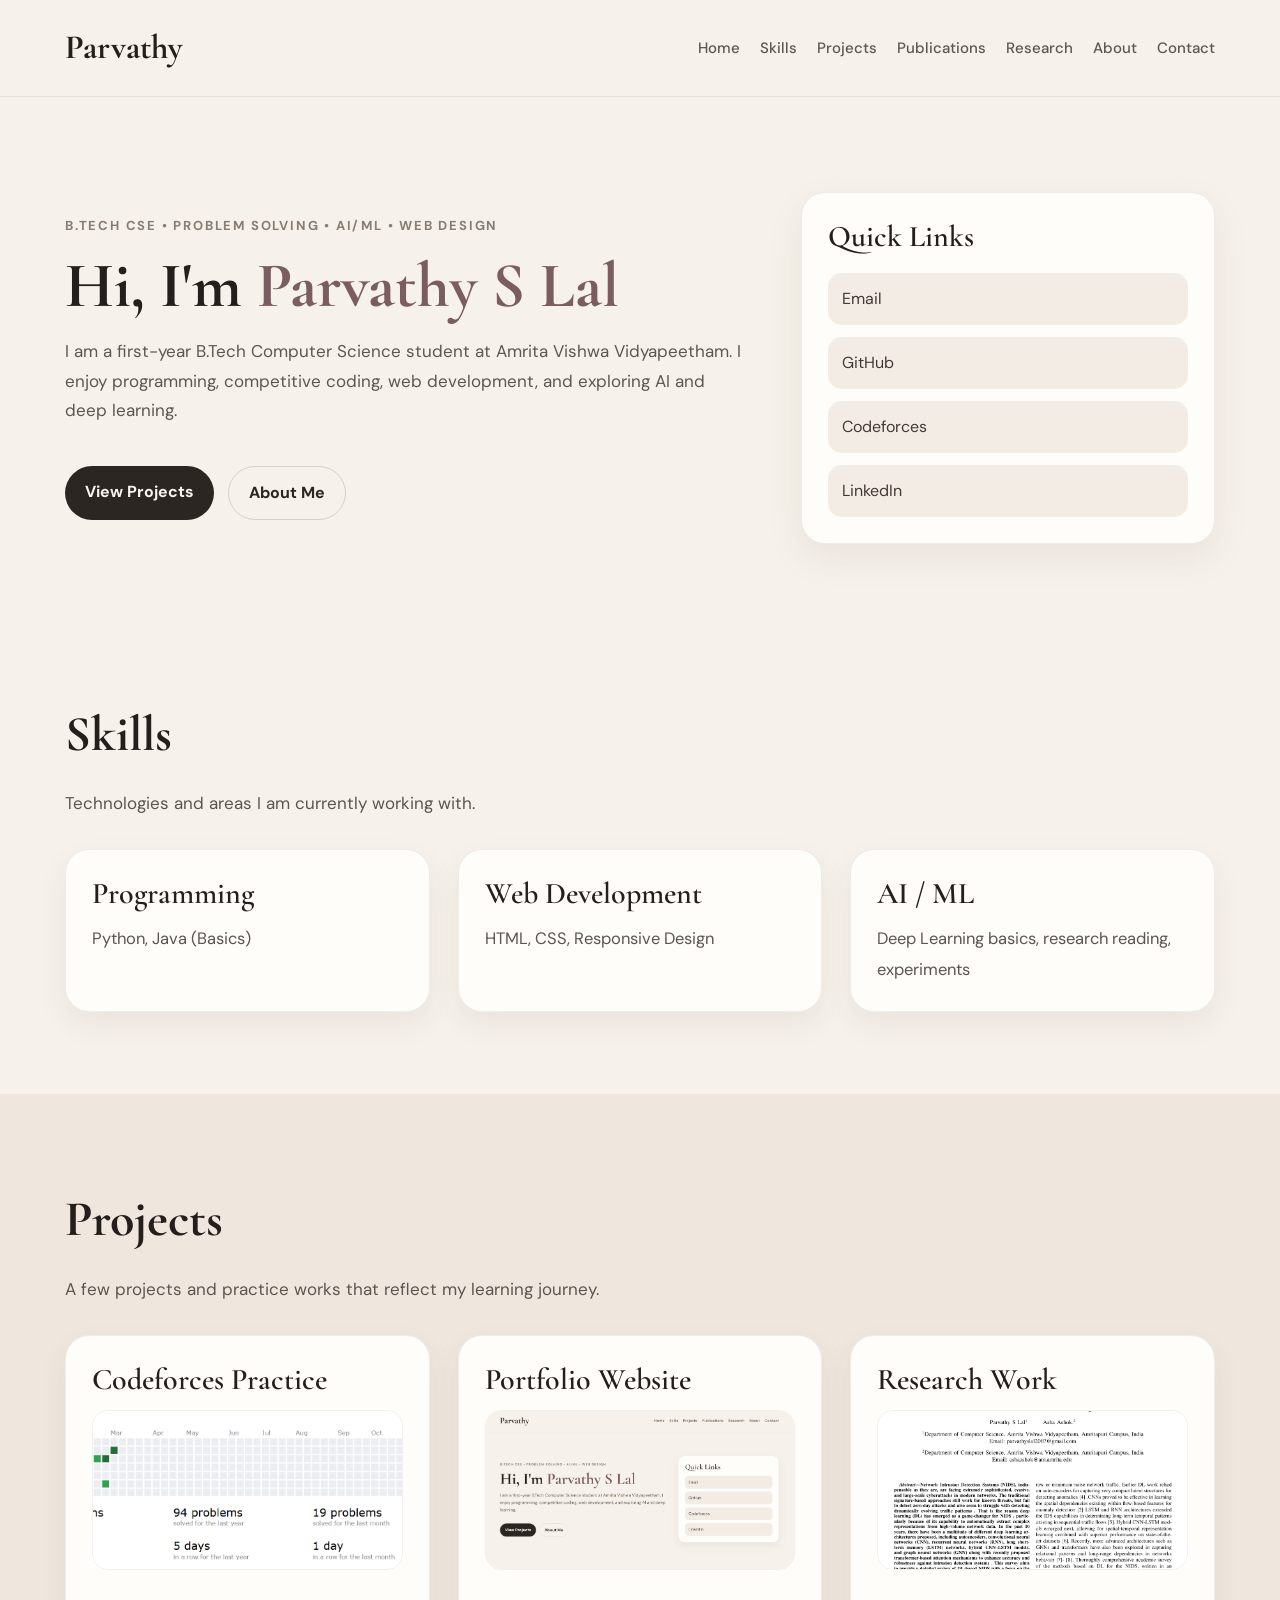
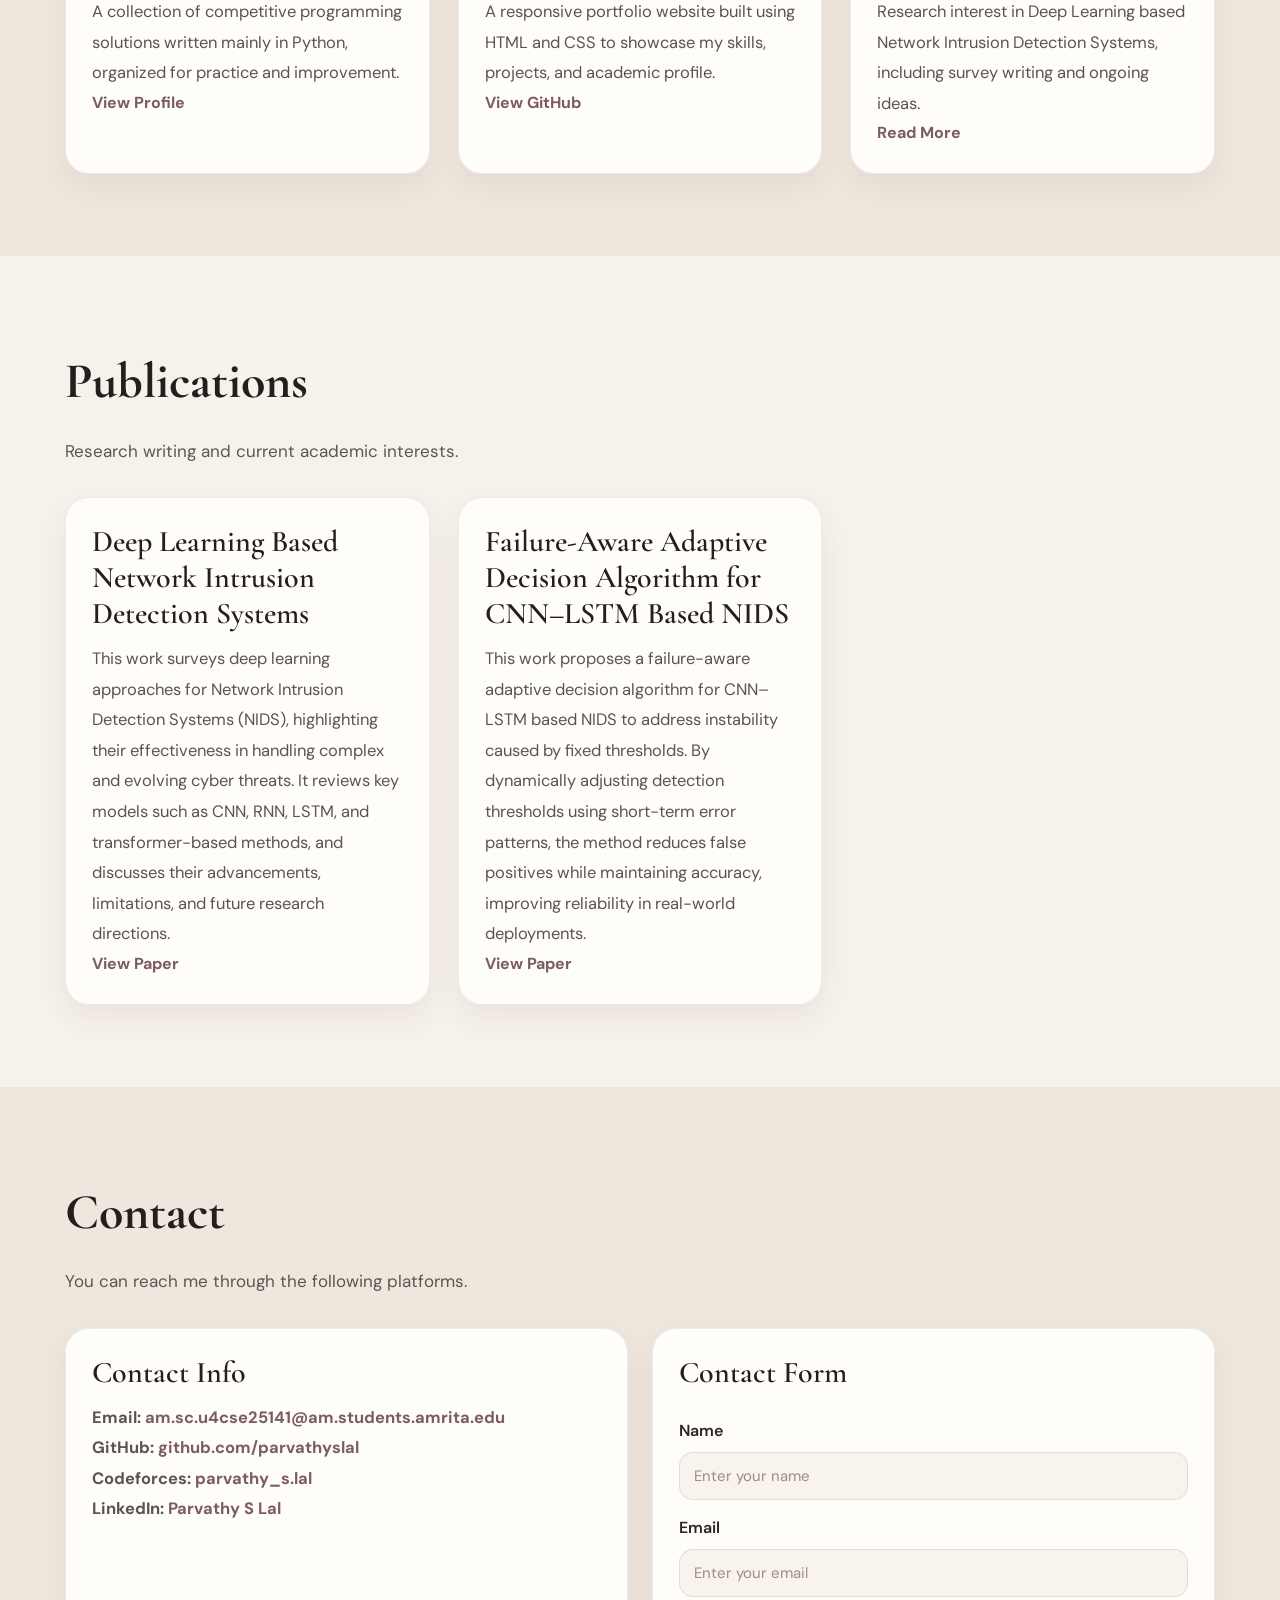
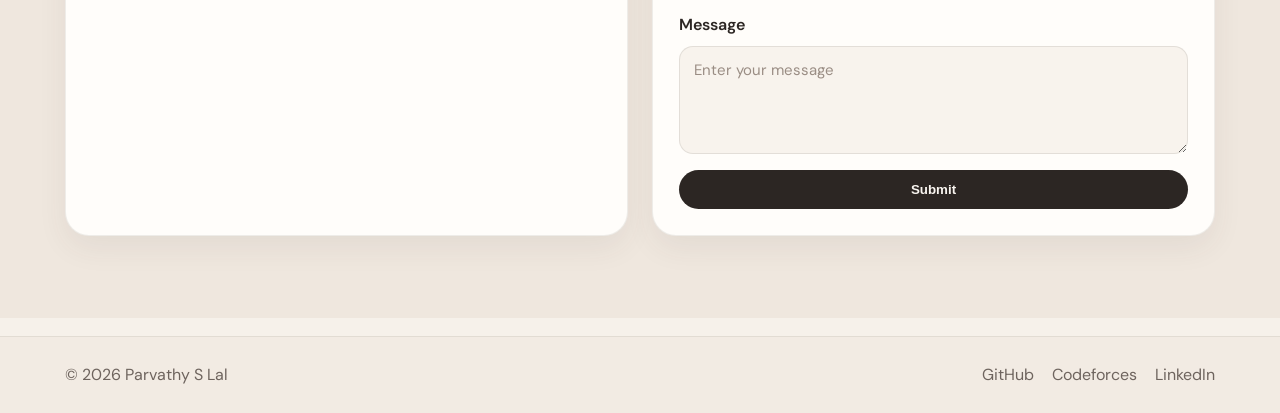
<file: index.html>
<!DOCTYPE html>
<html lang="en">
<head>
  <meta charset="UTF-8" />
  <meta name="viewport" content="width=device-width, initial-scale=1.0" />
  <title>Parvathy S Lal | Portfolio</title>

  <link rel="preconnect" href="https://fonts.googleapis.com">
<link rel="preconnect" href="https://fonts.gstatic.com" crossorigin>
<link href="https://fonts.googleapis.com/css2?family=Cormorant+Garamond:wght@600;700&family=DM+Sans:wght@400;500;700&display=swap" rel="stylesheet">

  <link rel="stylesheet" href="style.css" />
</head>
<body>

  <header class="header">
    <div class="container nav">
      <a href="#home" class="logo">Parvathy</a>

      <nav class="menu">
  <a href="#home">Home</a>
  <a href="#skills">Skills</a>
  <a href="#projects">Projects</a>
  <a href="#publications">Publications</a>
  <a href="research.html">Research</a>
  <a href="about.html">About</a>
  <a href="#contact">Contact</a>
</nav>
    </div>
  </header>

  <section id="home" class="hero">
    <div class="container hero-grid">
      <div class="hero-text">
        <p class="tagline">B.Tech CSE • Problem Solving • AI/ML • Web Design</p>
        <h1>Hi, I'm <span>Parvathy S Lal</span></h1>
        <p class="intro">
          I am a first-year B.Tech Computer Science student at Amrita Vishwa Vidyapeetham.
          I enjoy programming, competitive coding, web development, and exploring AI and deep learning.
        </p>

        <div class="hero-buttons">
          <a href="#projects" class="btn">View Projects</a>
          <a href="about.html" class="btn btn-outline">About Me</a>
        </div>
      </div>

      <div class="hero-card">
        <h3>Quick Links</h3>
        <div class="quick-links">
          <a href="mailto:am.sc.u4cse25141@am.students.amrita.edu">Email</a>
          <a href="https://github.com/parvathyslal" target="_blank">GitHub</a>
          <a href="https://codeforces.com/profile/parvathy_s.lal" target="_blank">Codeforces</a>
          <a href="https://www.linkedin.com/in/parvathy-s-lal-276150366" target="_blank">LinkedIn</a>
        </div>
      </div>
    </div>
  </section>

  <section id="skills" class="section">
    <div class="container">
      <h2>Skills</h2>
      <p class="section-text">Technologies and areas I am currently working with.</p>

      <div class="cards">
        <div class="card">
          <h3>Programming</h3>
          <p>Python, Java (Basics)</p>
        </div>

        <div class="card">
          <h3>Web Development</h3>
          <p>HTML, CSS, Responsive Design</p>
        </div>

        <div class="card">
          <h3>AI / ML</h3>
          <p>Deep Learning basics, research reading, experiments</p>
        </div>
      </div>
    </div>
  </section>

  <section id="projects" class="section alt-bg">
    <div class="container">
      <h2>Projects</h2>
      <p class="section-text">A few projects and practice works that reflect my learning journey.</p>

      <div class="cards">
        <div class="card">
          <h3>Codeforces Practice</h3>
          <img src="images/codeforces.png" class="card-img">
          <p>
            A collection of competitive programming solutions written mainly in Python,
            organized for practice and improvement.
          </p>
          <a href="https://codeforces.com/profile/parvathy_s.lal" target="_blank" class="text-link">View Profile</a>
        </div>

        <div class="card">
          <h3>Portfolio Website</h3>
          <img src="images/portfolio.png" class="card-img">
          <p>
            A responsive portfolio website built using HTML and CSS to showcase my skills,
            projects, and academic profile.
          </p>
          <a href="https://github.com/parvathyslal" target="_blank" class="text-link">View GitHub</a>
        </div>

        <div class="card">
          <h3>Research Work</h3>
          <img src="images/research.png" class="card-img">
          <p>
            Research interest in Deep Learning based Network Intrusion Detection Systems,
            including survey writing and ongoing ideas.
          </p>
          <a href="research.html" class="text-link">Read More</a>
        </div>
      </div>
    </div>
  </section>

  <section id="publications" class="section">
  <div class="container">
    <h2>Publications</h2>
    <p class="section-text">Research writing and current academic interests.</p>

    <div class="cards">

      <!-- Paper 1 -->
      <div class="card">
        <h3>Deep Learning Based Network Intrusion Detection Systems</h3>
        <p>
          This work surveys deep learning approaches for Network Intrusion Detection Systems (NIDS), 
          highlighting their effectiveness in handling complex and evolving cyber threats. 
          It reviews key models such as CNN, RNN, LSTM, and transformer-based methods,
          and discusses their advancements, limitations, and future research directions.
        </p>

        <a href="https://parvathyslal.github.io/portfolio/papers/paper1.pdf" target="_blank" class="text-link">
  View Paper
</a>
      </div>

      <!-- Paper 2 -->
      <div class="card">
        <h3>Failure-Aware Adaptive Decision Algorithm for CNN–LSTM Based NIDS</h3>
        <p>
          This work proposes a failure-aware adaptive decision algorithm for CNN–LSTM based NIDS
           to address instability caused by fixed thresholds. By dynamically adjusting detection
           thresholds using short-term error patterns, the method reduces false positives while
           maintaining accuracy, improving reliability in real-world deployments.
        </p>

        <a href="https://parvathyslal.github.io/portfolio/papers/paper2.pdf" target="_blank" class="text-link">
  View Paper
</a>
      </div>

    </div>
  </div>
</section>

  <section id="contact" class="section alt-bg">
  <div class="container">
    <h2>Contact</h2>
    <p class="section-text">You can reach me through the following platforms.</p>

    <div class="contact-grid">

      <!-- LEFT: CONTACT INFO -->
      <div class="card">
        <h3>Contact Info</h3>

        <p><strong>Email:</strong>
          <a href="mailto:am.sc.u4cse25141@am.students.amrita.edu" class="text-link">
            am.sc.u4cse25141@am.students.amrita.edu
          </a>
        </p>

        <p><strong>GitHub:</strong>
          <a href="https://github.com/parvathyslal" target="_blank" class="text-link">
            github.com/parvathyslal
          </a>
        </p>

        <p><strong>Codeforces:</strong>
          <a href="https://codeforces.com/profile/parvathy_s.lal" target="_blank" class="text-link">
            parvathy_s.lal
          </a>
        </p>

        <p><strong>LinkedIn:</strong>
          <a href="https://www.linkedin.com/in/parvathy-s-lal-276150366" target="_blank" class="text-link">
            Parvathy S Lal
          </a>
        </p>

      </div>

      <!-- RIGHT: CONTACT FORM -->
      <div class="card">
        <h3>Contact Form</h3>

        <form>
          <label for="name">Name</label>
          <input type="text" id="name" placeholder="Enter your name">

          <label for="email">Email</label>
          <input type="email" id="email" placeholder="Enter your email">

          <label for="message">Message</label>
          <textarea id="message" rows="4" placeholder="Enter your message"></textarea>

          <button type="submit" class="btn">Submit</button>
        </form>

      </div>

    </div>
  </div>
</section>

  <footer class="footer">
    <div class="container footer-content">
      <p>© 2026 Parvathy S Lal</p>
      <div class="footer-links">
        <a href="https://github.com/parvathyslal" target="_blank">GitHub</a>
        <a href="https://codeforces.com/profile/parvathy_s.lal" target="_blank">Codeforces</a>
        <a href="https://www.linkedin.com/in/parvathy-s-lal-276150366" target="_blank">LinkedIn</a>
      </div>
    </div>
  </footer>

</body>
</html>
</file>
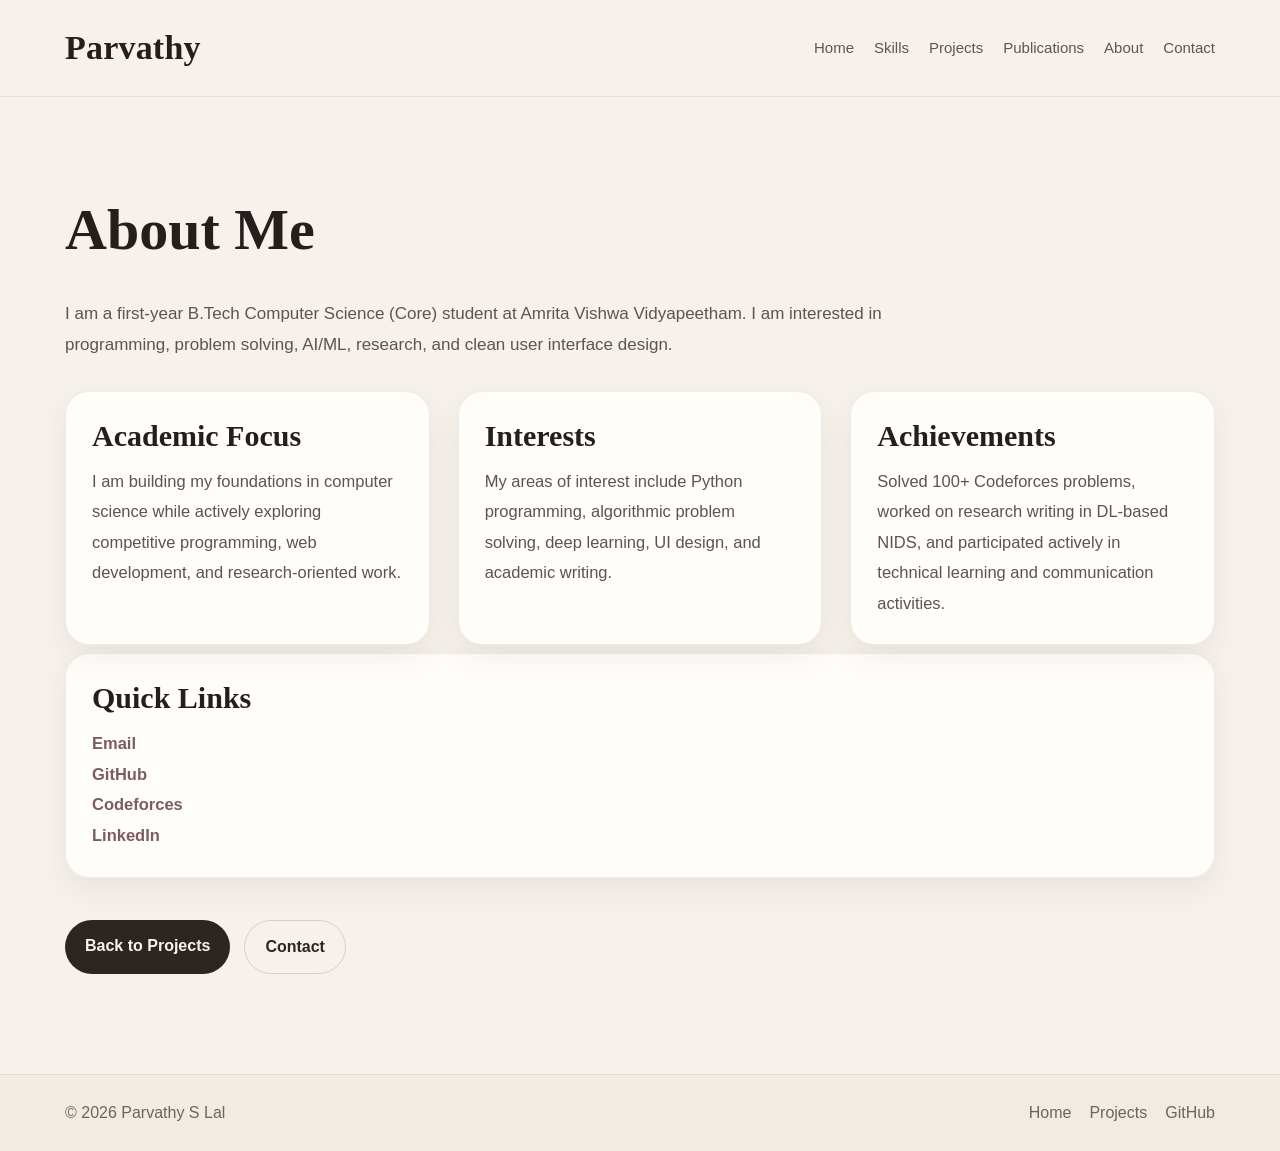
<file: about.html>
<!DOCTYPE html>
<html lang="en">
<head>
  <meta charset="UTF-8" />
  <meta name="viewport" content="width=device-width, initial-scale=1.0" />
  <title>About | Parvathy S Lal</title>

  <link rel="preconnect" href="https://fonts.googleapis.com">
  <link rel="preconnect" href="https://fonts.gstatic.com" crossorigin>
  <link href="https://fonts.googleapis.com/css2?family=Inter:wght@400;500;600;700;800&display=swap" rel="stylesheet">

  <link rel="stylesheet" href="style.css" />
</head>
<body>

  <header class="header">
    <div class="container nav">
      <a href="index.html#home" class="logo">Parvathy</a>

      <nav class="menu">
        <a href="index.html#home">Home</a>
        <a href="index.html#skills">Skills</a>
        <a href="index.html#projects">Projects</a>
        <a href="index.html#publications">Publications</a>
        <a href="about.html">About</a>
        <a href="index.html#contact">Contact</a>
      </nav>
    </div>
  </header>

  <section class="section">
    <div class="container">
      <h1 class="page-title">About Me</h1>
      <p class="section-text">
        I am a first-year B.Tech Computer Science (Core) student at Amrita Vishwa Vidyapeetham.
        I am interested in programming, problem solving, AI/ML, research, and clean user interface design.
      </p>

      <div class="cards">
        <div class="card">
          <h3>Academic Focus</h3>
          <p>
            I am building my foundations in computer science while actively exploring
            competitive programming, web development, and research-oriented work.
          </p>
        </div>

        <div class="card">
          <h3>Interests</h3>
          <p>
            My areas of interest include Python programming, algorithmic problem solving,
            deep learning, UI design, and academic writing.
          </p>
        </div>

        <div class="card">
          <h3>Achievements</h3>
          <p>
            Solved 100+ Codeforces problems, worked on research writing in DL-based NIDS,
            and participated actively in technical learning and communication activities.
          </p>
        </div>
      </div>

      <div class="card single-card">
        <h3>Quick Links</h3>
        <p><a class="text-link" href="mailto:am.sc.u4cse25141@am.students.amrita.edu">Email</a></p>
        <p><a class="text-link" href="https://github.com/parvathyslal" target="_blank">GitHub</a></p>
        <p><a class="text-link" href="https://codeforces.com/profile/parvathy_s.lal" target="_blank">Codeforces</a></p>
        <p><a class="text-link" href="https://www.linkedin.com/in/parvathy-s-lal-276150366" target="_blank">LinkedIn</a></p>
      </div>

      <div class="about-buttons">
        <a href="index.html#projects" class="btn">Back to Projects</a>
        <a href="index.html#contact" class="btn btn-outline">Contact</a>
      </div>
    </div>
  </section>

  <footer class="footer">
    <div class="container footer-content">
      <p>© 2026 Parvathy S Lal</p>
      <div class="footer-links">
        <a href="index.html#home">Home</a>
        <a href="index.html#projects">Projects</a>
        <a href="https://github.com/parvathyslal" target="_blank">GitHub</a>
      </div>
    </div>
  </footer>

</body>
</html>
</file>
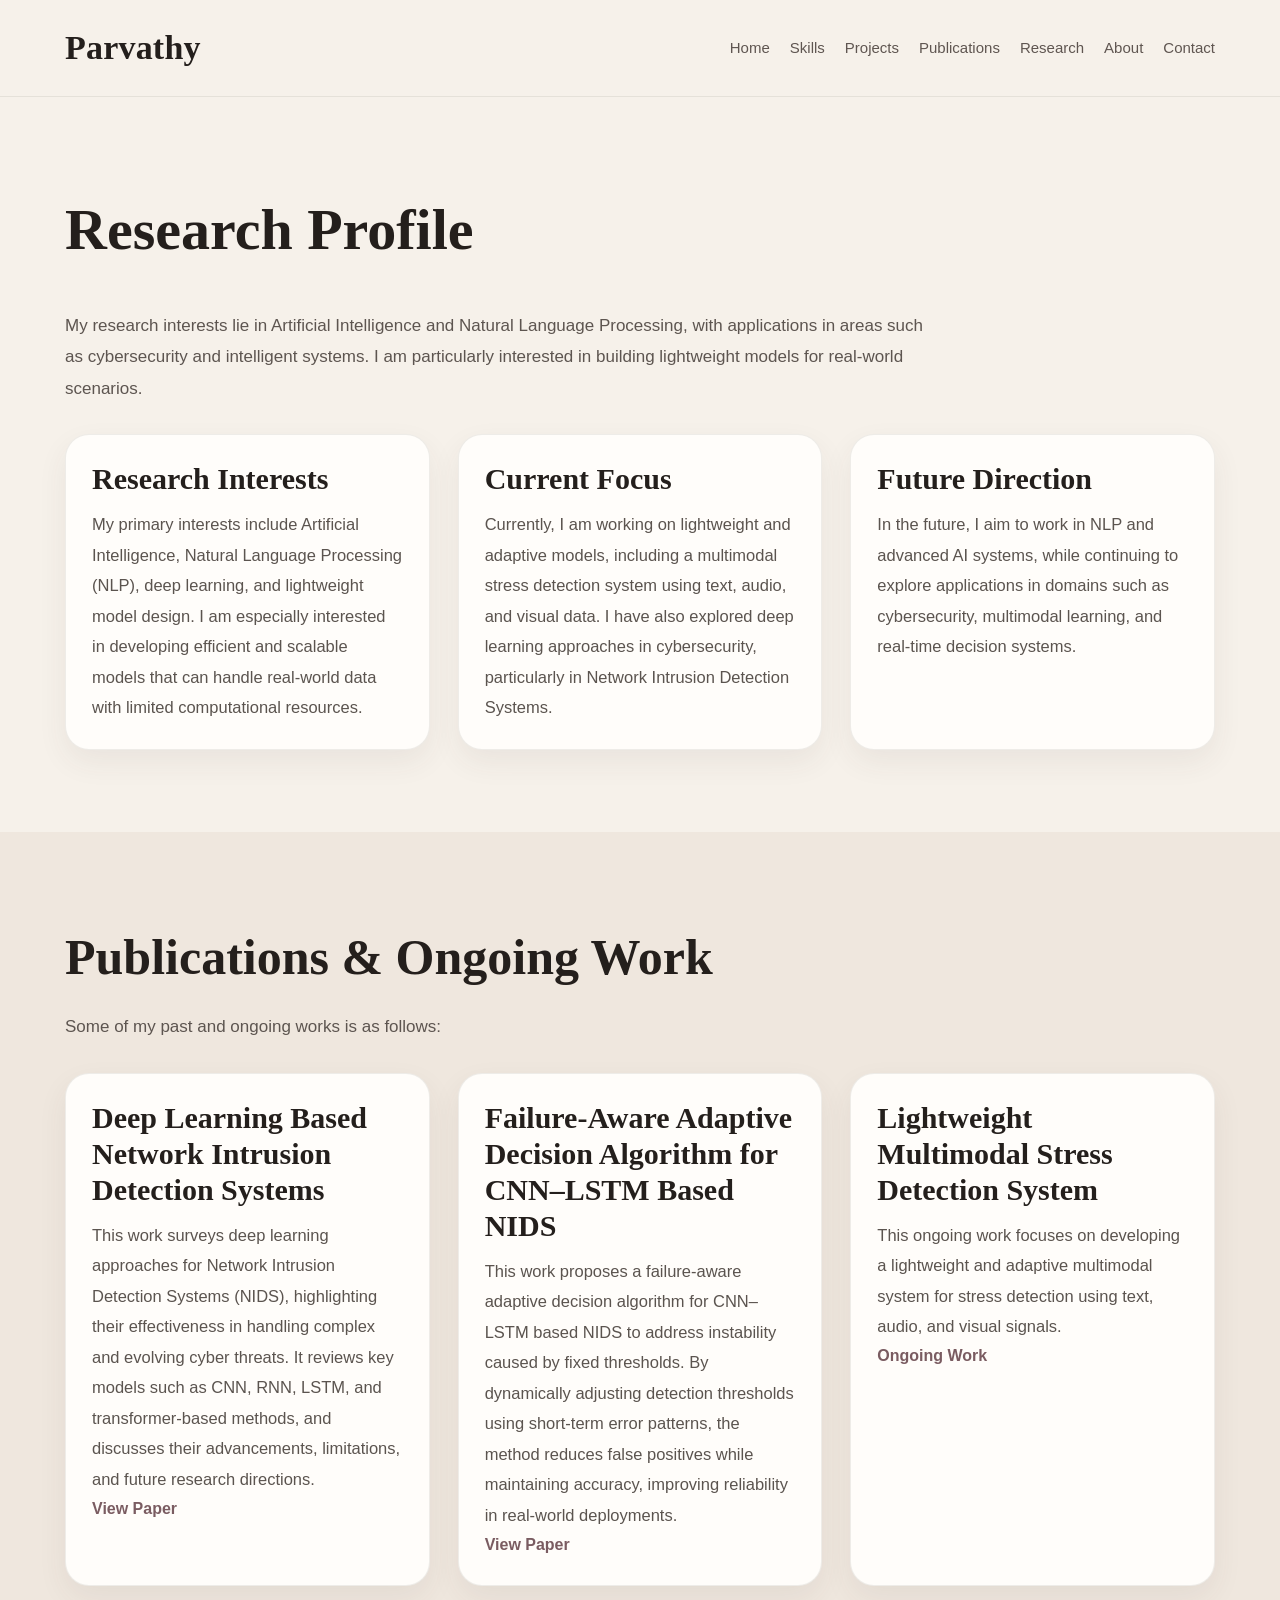
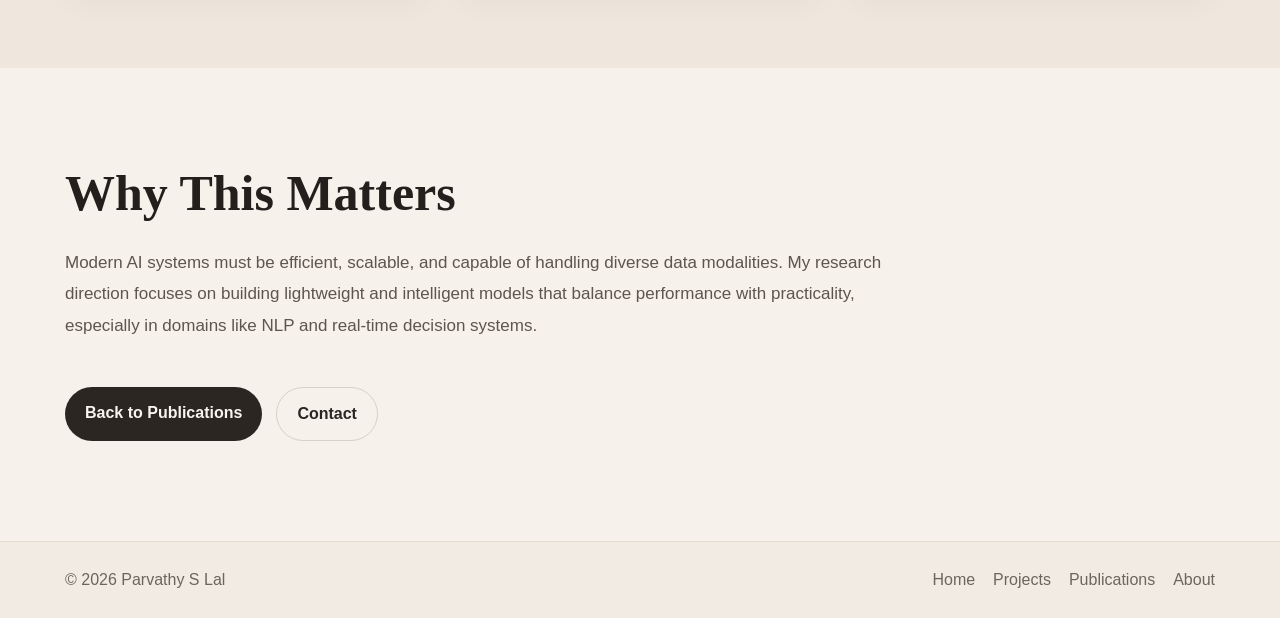
<file: research.html>
<!DOCTYPE html>
<html lang="en">
<head>
  <meta charset="UTF-8" />
  <meta name="viewport" content="width=device-width, initial-scale=1.0" />
  <title>Research | Parvathy S Lal</title>

  <link rel="preconnect" href="https://fonts.googleapis.com">
  <link rel="preconnect" href="https://fonts.gstatic.com" crossorigin>
  <link href="https://fonts.googleapis.com/css2?family=Inter:wght@400;500;600;700;800&display=swap" rel="stylesheet">

  <link rel="stylesheet" href="style.css" />
</head>
<body>

  <header class="header">
    <div class="container nav">
      <a href="index.html#home" class="logo">Parvathy</a>

      <nav class="menu">
        <a href="index.html#home">Home</a>
        <a href="index.html#skills">Skills</a>
        <a href="index.html#projects">Projects</a>
        <a href="index.html#publications">Publications</a>
        <a href="research.html">Research</a>
        <a href="about.html">About</a>
        <a href="index.html#contact">Contact</a>
      </nav>
    </div>
  </header>

  <section class="section">
    <div class="container">
      <h1 class="page-title">Research Profile</h1>
      <p class="section-text">
        <p class="section-text">
  My research interests lie in Artificial Intelligence and Natural Language Processing,
  with applications in areas such as cybersecurity and intelligent systems. I am particularly
  interested in building lightweight models for real-world scenarios.
</p>
      </p>

      <div class="cards">
        <div class="card">
          <h3>Research Interests</h3>
          <p>
            <p>
               My primary interests include Artificial Intelligence, Natural Language Processing (NLP),
               deep learning, and lightweight model design. I am especially interested in developing
               efficient and scalable models that can handle real-world data with limited computational resources.
</p>
          </p>
        </div>

        <div class="card">
          <h3>Current Focus</h3>
          <p>
            <p>
  Currently, I am working on lightweight and adaptive models, including a multimodal
  stress detection system using text, audio, and visual data. I have also explored
  deep learning approaches in cybersecurity, particularly in Network Intrusion Detection Systems.
</p>
          </p>
        </div>

        <div class="card">
          <h3>Future Direction</h3>
          <p>
            <p>
  In the future, I aim to work in NLP and advanced AI systems, while continuing to explore
  applications in domains such as cybersecurity, multimodal learning, and real-time decision systems.
</p>
          </p>
        </div>
      </div>
    </div>
  </section>

  <section class="section alt-bg">
    <div class="container">
      <h2>Publications & Ongoing Work</h2>
      <p class="section-text">
        Some of my past and ongoing works is as follows:
      </p>

      <div class="cards">

        <div class="card">
          <h3>Deep Learning Based Network Intrusion Detection Systems</h3>
          <p>
            This work surveys deep learning approaches for Network Intrusion Detection Systems (NIDS),
            highlighting their effectiveness in handling complex and evolving cyber threats. It reviews
            key models such as CNN, RNN, LSTM, and transformer-based methods, and discusses their
            advancements, limitations, and future research directions.
          </p>

          <a href="https://parvathyslal.github.io/portfolio/papers/paper1.pdf" target="_blank" class="text-link">
  View Paper
</a>
        </div>

        <div class="card">
          <h3>Failure-Aware Adaptive Decision Algorithm for CNN–LSTM Based NIDS</h3>
          <p>
            This work proposes a failure-aware adaptive decision algorithm for CNN–LSTM based NIDS
            to address instability caused by fixed thresholds. By dynamically adjusting detection
            thresholds using short-term error patterns, the method reduces false positives while
            maintaining accuracy, improving reliability in real-world deployments.
          </p>

          <a href="https://parvathyslal.github.io/portfolio/papers/paper2.pdf" target="_blank" class="text-link">
  View Paper
</a>
        </div>

        <div class="card">
  <h3>Lightweight Multimodal Stress Detection System</h3>

  <p>
    This ongoing work focuses on developing a lightweight and adaptive multimodal
    system for stress detection using text, audio, and visual signals. 
  </p>

  <span class="text-link">Ongoing Work</span>
</div>

      </div>
    </div>
  </section>

  <section class="section">
    <div class="container">
      <h2>Why This Matters</h2>
      <p class="section-text">
       Modern AI systems must be efficient, scalable, and capable of handling diverse data modalities.
        My research direction focuses on building lightweight and intelligent models that balance
        performance with practicality, especially in domains like NLP and real-time decision systems.
      </p>

      <div class="about-buttons">
        <a href="index.html#publications" class="btn">Back to Publications</a>
        <a href="index.html#contact" class="btn btn-outline">Contact</a>
      </div>
    </div>
  </section>

  <footer class="footer">
    <div class="container footer-content">
      <p>© 2026 Parvathy S Lal</p>
      <div class="footer-links">
        <a href="index.html#home">Home</a>
        <a href="index.html#projects">Projects</a>
        <a href="index.html#publications">Publications</a>
        <a href="about.html">About</a>
      </div>
    </div>
  </footer>

</body>
</html>
</file>
<file: style.css>
* {
  margin: 0;
  padding: 0;
  box-sizing: border-box;
}

html {
  scroll-behavior: smooth;
}

body {
  font-family: 'DM Sans', sans-serif;
  background: #f6f1ea;
  color: #2c2623;
  line-height: 1.75;
}

/* Container */
.container {
  width: 90%;
  max-width: 1150px;
  margin: auto;
}

/* Header */
.header {
  position: sticky;
  top: 0;
  z-index: 1000;
  background: rgba(246, 241, 234, 0.88);
  backdrop-filter: blur(10px);
  border-bottom: 1px solid rgba(44, 38, 35, 0.08);
}

.nav {
  display: flex;
  justify-content: space-between;
  align-items: center;
  padding: 18px 0;
  gap: 20px;
}

.logo {
  text-decoration: none;
  color: #241f1c;
  font-family: 'Cormorant Garamond', serif;
  font-size: 34px;
  font-weight: 700;
  letter-spacing: 0.2px;
}

.menu {
  display: flex;
  gap: 20px;
  flex-wrap: wrap;
}

.menu a {
  text-decoration: none;
  color: #5f5651;
  font-size: 15px;
  font-weight: 500;
  transition: 0.3s ease;
}

.menu a:hover {
  color: #241f1c;
}

/* Hero */
.hero {
  padding: 95px 0 65px;
}

.hero-grid {
  display: grid;
  grid-template-columns: 1.45fr 0.85fr;
  gap: 30px;
  align-items: center;
}

.hero-text h1 {
  font-family: 'Cormorant Garamond', serif;
  font-size: 64px;
  line-height: 1.05;
  margin-bottom: 18px;
  color: #241f1c;
  font-weight: 700;
}

.hero-text h1 span {
  color: #7a5c61;
}

.tagline {
  color: #8a7b73;
  font-size: 13px;
  font-weight: 700;
  letter-spacing: 1.8px;
  text-transform: uppercase;
  margin-bottom: 14px;
}

.intro {
  color: #5e5651;
  max-width: 680px;
  margin-bottom: 24px;
  font-size: 17px;
}

.hero-buttons {
  display: flex;
  gap: 14px;
  flex-wrap: wrap;
}

.hero-card {
  background: #fffdfa;
  border: 1px solid rgba(44, 38, 35, 0.08);
  border-radius: 24px;
  padding: 26px;
  box-shadow: 0 14px 36px rgba(77, 61, 50, 0.08);
}

.hero-card h3 {
  font-family: 'Cormorant Garamond', serif;
  font-size: 30px;
  margin-bottom: 18px;
  color: #241f1c;
  font-weight: 600;
}

.quick-links {
  display: flex;
  flex-direction: column;
  gap: 12px;
}

.quick-links a {
  text-decoration: none;
  color: #433a35;
  background: #f3ece5;
  padding: 12px 14px;
  border-radius: 14px;
  transition: 0.3s ease;
}

.quick-links a:hover {
  background: #ece2d9;
  color: #241f1c;
}

/* Sections */
.section {
  padding: 82px 0;
}

.alt-bg {
  background: #efe7de;
}

h2 {
  font-family: 'Cormorant Garamond', serif;
  font-size: 50px;
  margin-bottom: 10px;
  color: #241f1c;
  font-weight: 700;
}

h3 {
  font-family: 'Cormorant Garamond', serif;
  font-size: 30px;
  margin-bottom: 12px;
  color: #241f1c;
  line-height: 1.2;
  font-weight: 600;
}

.page-title {
  font-family: 'Cormorant Garamond', serif;
  font-size: 58px;
  margin-bottom: 18px;
  color: #241f1c;
  font-weight: 700;
}

.section-text {
  color: #5d5550;
  max-width: 860px;
  margin-bottom: 30px;
  font-size: 17px;
  line-height: 1.85;
}

/* Cards */
.cards {
  display: grid;
  grid-template-columns: repeat(3, 1fr);
  gap: 28px;
}

.card {
  background: #fffdfa;
  border: 1px solid rgba(44, 38, 35, 0.08);
  border-radius: 24px;
  padding: 26px;
  transition: all 0.3s ease;
  box-shadow: 0 12px 30px rgba(77, 61, 50, 0.07);
}

.card:hover {
  transform: translateY(-6px);
  box-shadow: 0 18px 42px rgba(77, 61, 50, 0.12);
}

.card p {
  color: #5b544f;
  font-size: 16.5px;
  line-height: 1.85;
}

.single-card {
  margin-top: 8px;
}

/* Project images */
.card-img {
  width: 100%;
  height: 160px;
  object-fit: cover;
  border-radius: 16px;
  margin-bottom: 18px;
  border: 1px solid rgba(44, 38, 35, 0.06);
}

/* Contact */
.contact-grid {
  display: grid;
  grid-template-columns: 1fr 1fr;
  gap: 24px;
}

form {
  display: flex;
  flex-direction: column;
}

label {
  margin-top: 14px;
  margin-bottom: 7px;
  font-weight: 600;
  color: #2c2623;
}

input,
textarea {
  padding: 13px 14px;
  border-radius: 14px;
  border: 1px solid rgba(44, 38, 35, 0.10);
  outline: none;
  background: #f8f3ed;
  color: #2c2623;
  font-family: 'DM Sans', sans-serif;
  font-size: 15px;
}

input::placeholder,
textarea::placeholder {
  color: #9a8d84;
}

input:focus,
textarea:focus {
  border-color: #7a5c61;
  box-shadow: 0 0 0 3px rgba(122, 92, 97, 0.10);
}

/* Buttons */
.btn {
  display: inline-block;
  text-decoration: none;
  background: #2c2623;
  color: #f8f4ef;
  padding: 12px 20px;
  border-radius: 999px;
  font-weight: 700;
  border: none;
  margin-top: 16px;
  transition: 0.3s ease;
  cursor: pointer;
}

.btn:hover {
  background: #1f1a18;
  transform: translateY(-2px);
}

.btn-outline {
  background: transparent;
  color: #2c2623;
  border: 1px solid rgba(44, 38, 35, 0.16);
}

.btn-outline:hover {
  background: #ede4da;
}

/* Links */
.text-link,
.text-link:visited {
  color: #7a5c61;
  text-decoration: none;
  font-weight: 700;
  transition: 0.3s ease;
}

.text-link:hover {
  color: #5f4449;
}

/* About buttons */
.about-buttons {
  margin-top: 26px;
  display: flex;
  gap: 14px;
  flex-wrap: wrap;
}

/* Footer */
.footer {
  padding: 24px 0;
  border-top: 1px solid rgba(44, 38, 35, 0.08);
  margin-top: 18px;
  background: #f2ebe3;
}

.footer-content {
  display: flex;
  justify-content: space-between;
  align-items: center;
  gap: 18px;
  flex-wrap: wrap;
}

.footer-content p {
  color: #6e645e;
}

.footer-links {
  display: flex;
  gap: 18px;
  flex-wrap: wrap;
}

.footer-links a {
  text-decoration: none;
  color: #6e645e;
  transition: 0.3s ease;
}

.footer-links a:hover {
  color: #241f1c;
}

/* Responsive */
@media (max-width: 950px) {
  .hero-grid,
  .cards,
  .contact-grid {
    grid-template-columns: 1fr;
  }

  .hero-text h1 {
    font-size: 48px;
  }

  .nav {
    flex-direction: column;
    align-items: flex-start;
  }

  .menu {
    gap: 14px;
  }

  .card-img {
    height: 210px;
  }
}

@media (max-width: 600px) {
  .hero {
    padding: 70px 0 45px;
  }

  .section {
    padding: 60px 0;
  }

  .hero-text h1 {
    font-size: 38px;
  }

  h2 {
    font-size: 38px;
  }

  .page-title {
    font-size: 42px;
  }

  .card {
    padding: 22px;
  }

  .intro,
  .section-text,
  .card p {
    font-size: 16px;
  }

  .card {
  transition: transform 0.35s ease, box-shadow 0.35s ease;
}

.card:hover {
  transform: translateY(-8px) scale(1.01);
  box-shadow: 0 25px 60px rgba(0,0,0,0.12);
}

.section {
  padding: 90px 0;
}

h2 {
  margin-bottom: 12px;
}

.section-text {
  margin-bottom: 40px;
}

.btn {
  cursor: pointer;
}

}

.text-link:hover{
  text-decoration:underline;
  color:#93c5fd;
}
}
</file>
